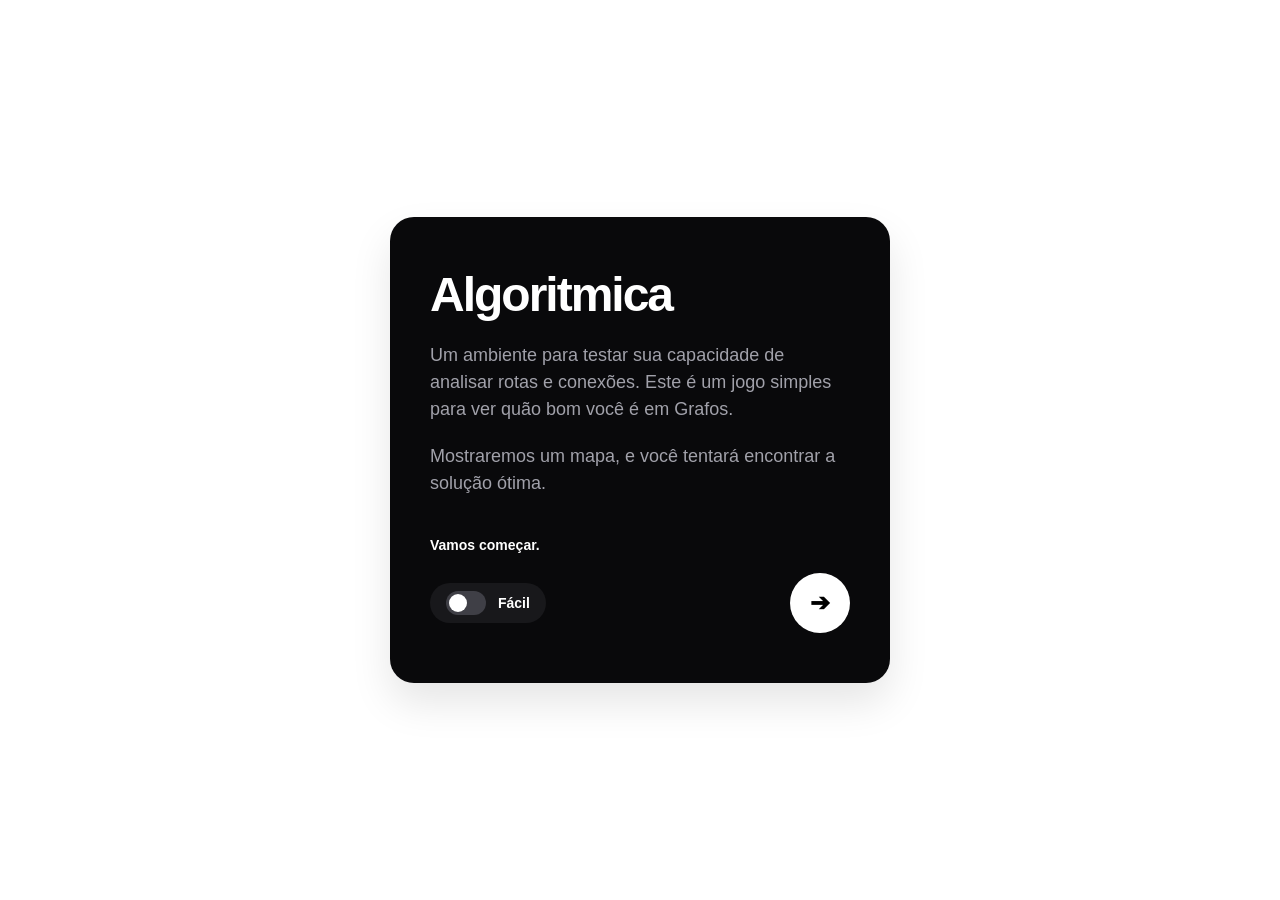
<file: frontend/index.html>
<!DOCTYPE html>
<html lang="pt-br">
<head>
    <meta charset="UTF-8">
    <meta name="viewport" content="width=device-width, initial-scale=1.0">
    <title>Algoritmica</title>
    <!-- coloquei script dentro do html por ser curto -->
    <link rel="stylesheet" href="style.css">
</head>
<body class="body-menu">

    <div class="menu-card">
        <h1>Algoritmica</h1>
        <p>Um ambiente para testar sua capacidade de analisar rotas e conexões. Este é um jogo simples para ver quão bom você é em Grafos.</p>
        <p>Mostraremos um mapa, e você tentará encontrar a solução ótima.</p>

        <div class="subtitle">Vamos começar.</div>

        <div class="controles">
            <div class="toggle-wrapper">
                <label class="switch">
                    <input type="checkbox" id="toggle-dificuldade" onchange="atualizarTexto()">
                    <span class="slider"></span>
                </label>
                <span class="dificuldade-texto" id="texto-dificuldade">Fácil</span>
            </div>

            <button class="btn-jogar" onclick="sortearEIniciar()">➔</button>
        </div>
    </div>

    <!-- logica do inicio do site menu -->
    <script>
        function atualizarTexto() {
            const toggle = document.getElementById('toggle-dificuldade');
            const texto = document.getElementById('texto-dificuldade');
            texto.innerText = toggle.checked ? 'Difícil' : 'Fácil';
        }

        function sortearEIniciar() {
            const isDificil = document.getElementById('toggle-dificuldade').checked;
            const dificuldade = isDificil ? 'dificil' : 'facil';
            window.location.href = 'dijkstra.html?dificuldade=' + dificuldade;
        }
    </script>
</body>
</html>
</file>
<file: frontend/style.css>
* {
  box-sizing: border-box;
}

body {
  font-family: "Segoe UI", Tahoma, Geneva, Verdana, sans-serif;
  text-align: center;
  background-color: #f4f4f9;
  margin: 0;
  padding: 20px;
}

/* ESTILOS DO MINIGAME (DIJKSTRA / KRUSKAL) */
.container-grafos {
  display: flex;
  justify-content: center;
  align-items: flex-start;
  gap: 30px;
  max-width: 1200px;
  margin: 20px auto;
  padding: 0 20px;
}

.caixa-grafo {
  flex: 1;
  width: 100%;
  min-width: 0;
}

.caixa-grafo h3 {
  margin-bottom: 10px;
  color: #333;
}

#cy,
#cy-gabarito {
  width: 100%;
  height: 400px;
  border: 2px solid #333;
  background: white;
  border-radius: 8px;
  position: relative;
  text-align: left;
}

.painel {
  margin: 20px;
}

button {
  padding: 12px 24px;
  margin: 5px;
  font-size: 16px;
  font-weight: bold;
  cursor: pointer;
  border: none;
  border-radius: 24px;
  background-color: #007bff;
  transition:
    background-color 0.2s,
    transform 0.1s;
  color: white;
}

button:hover {
  background-color: #0bc948;
  transform: translateY(-1px);
}

button.resetar:hover {
  background-color: #1e6dc7;
  transform: translateY(-1px);
}

button.limpar:hover {
  background-color: #d9534f;
  transform: translateY(-1px);
}

#caminho-texto {
  font-weight: bold;
  color: #d9534f;
  font-size: 18px;
}

#resultado {
  margin-top: 20px;
  font-size: 20px;
}

/*ESTILOS DO MENU INICIAL (INDEX)*/

/* Classe exclusiva para o body da tela inicial */
.body-menu {
  height: 100vh;
  display: flex;
  justify-content: center;
  align-items: center;
  background-color: #ffffff;
  padding: 0;
}

.menu-card {
  background-color: #09090b;
  width: 100%;
  max-width: 500px;
  padding: 50px 40px;
  border-radius: 24px;
  color: white;
  box-shadow: 0 20px 40px rgba(0, 0, 0, 0.1);
  text-align: left;
}

.menu-card h1 {
  font-size: 48px;
  margin: 0 0 20px 0;
  letter-spacing: -2px;
}

.menu-card p {
  color: #a1a1aa;
  font-size: 18px;
  line-height: 1.5;
  margin-bottom: 20px;
}

.subtitle {
  font-size: 14px;
  font-weight: bold;
  color: #ffffff;
  margin-top: 40px;
  margin-bottom: 15px;
}

.controles {
  display: flex;
  justify-content: space-between;
  align-items: center;
  margin-top: 20px;
}

.toggle-wrapper {
  display: flex;
  align-items: center;
  gap: 12px;
  background: #18181b;
  padding: 8px 16px;
  border-radius: 24px;
}

.switch {
  position: relative;
  display: inline-block;
  width: 40px;
  height: 24px;
}

.switch input {
  opacity: 0;
  width: 0;
  height: 0;
}

.slider {
  position: absolute;
  cursor: pointer;
  top: 0;
  left: 0;
  right: 0;
  bottom: 0;
  background-color: #3f3f46;
  transition: 0.3s;
  border-radius: 24px;
}

.slider:before {
  position: absolute;
  content: "";
  height: 18px;
  width: 18px;
  left: 3px;
  bottom: 3px;
  background-color: white;
  transition: 0.3s;
  border-radius: 50%;
}

input:checked + .slider {
  background-color: #ffffff;
}
input:checked + .slider:before {
  transform: translateX(16px);
  background-color: #000;
}
.dificuldade-texto {
  font-size: 14px;
  font-weight: bold;
  color: #fff;
}

.btn-jogar {
  width: 60px;
  height: 60px;
  border-radius: 50%;
  background-color: #ffffff;
  color: #000000;
  font-size: 24px;
  display: flex;
  justify-content: center;
  align-items: center;
  margin: 0; 
  padding: 0;
}

.btn-jogar:hover {
  transform: scale(1.05);
  background-color: #e4e4e7; 
}
</file>
